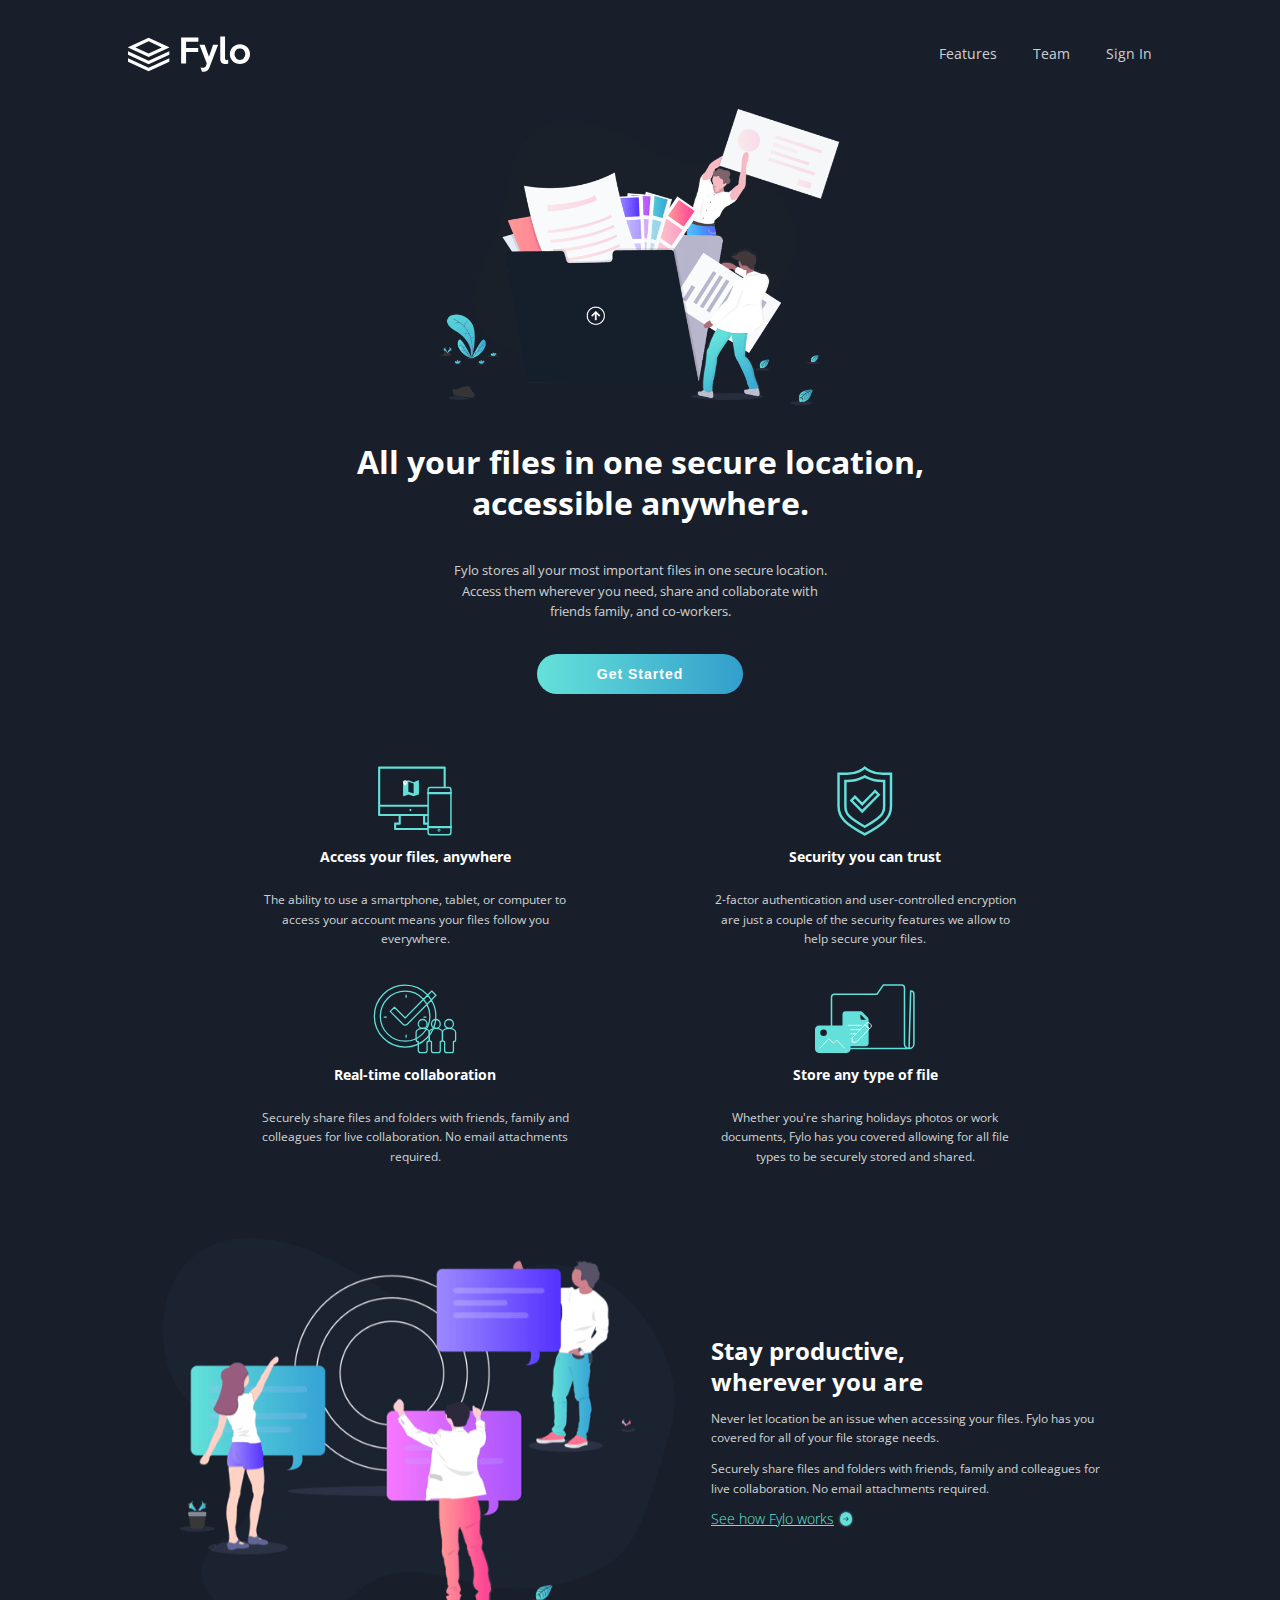
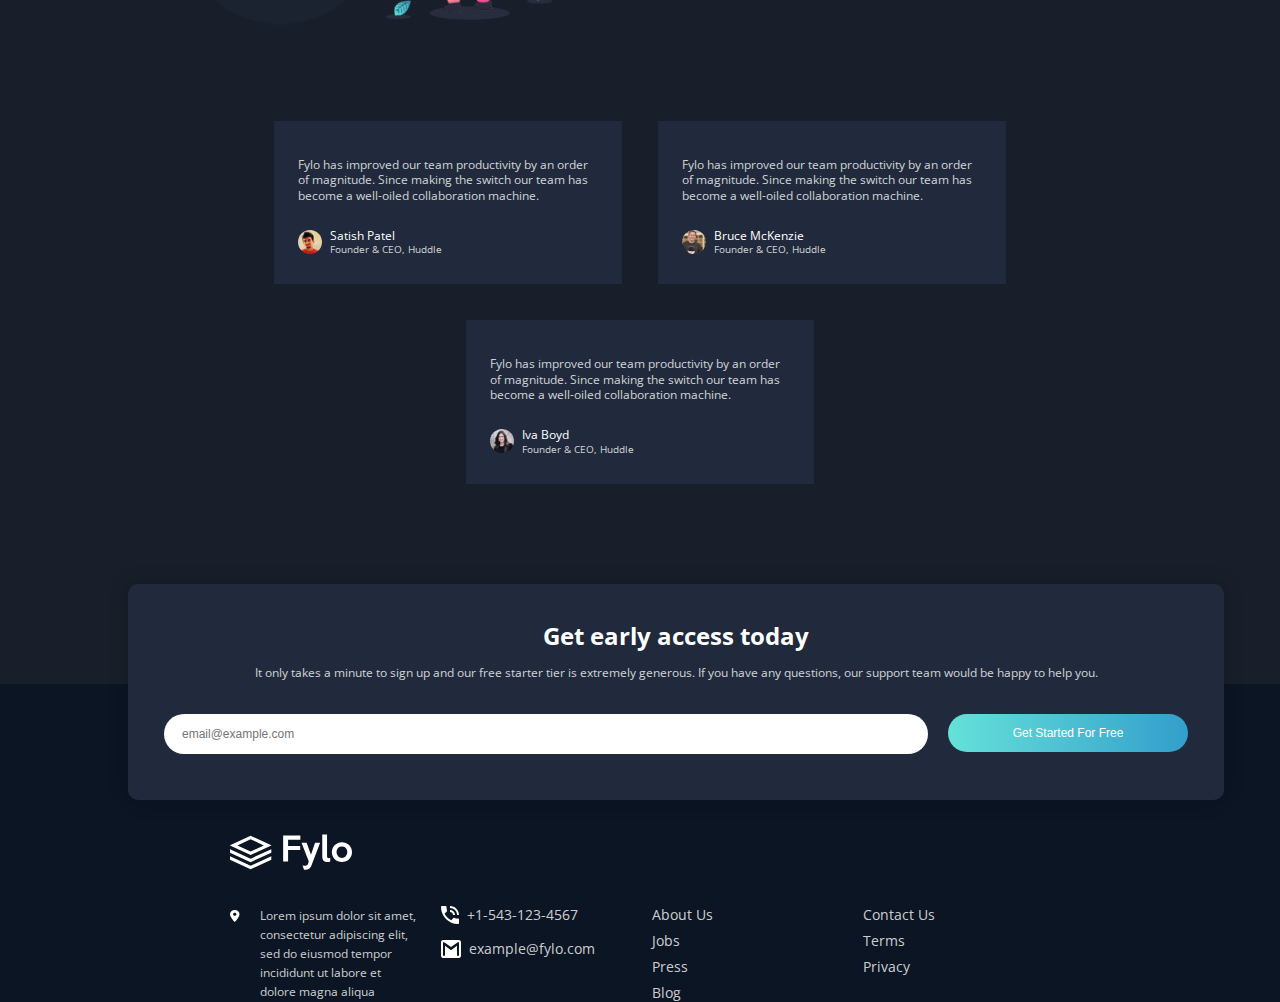
<file: 01-fylo-dark-theme-landing-page/index.html>
<!DOCTYPE html>
<html lang="en">
  <head>
    <meta charset="UTF-8" />
    <meta name="viewport" content="width=device-width, initial-scale=1.0" />
    <!-- displays site properly based on user's device -->

    <link
      rel="icon"
      type="image/png"
      sizes="32x32"
      href="./images/favicon-32x32.png"
    />
    <link rel="stylesheet" href="reset.css" />
    <link rel="preconnect" href="https://fonts.googleapis.com" />
    <link rel="preconnect" href="https://fonts.gstatic.com" crossorigin />
    <link
      href="https://fonts.googleapis.com/css2?family=Open+Sans:wght@400;700&family=Raleway:wght@400;700&display=swap"
      rel="stylesheet"
    />
    <link rel="stylesheet" href="style.css" />
    <title>
      Frontend Mentor | Fylo landing page with dark theme and features grid
    </title>
  </head>
  <body>
    <div class="container-1">
      <div class="container">
        <header>
          <div class="logo-wrapper">
            <img src="./images/logo.svg" alt="Fylo logo" />
          </div>
          <nav>
            <ul>
              <li><a href="#">Features</a></li>
              <li><a href="#">Team</a></li>
              <li><a href="#">Sign In</a></li>
            </ul>
          </nav>
        </header>
        <section id="hero">
          <div class="hero-img">
            <img src="./images/illustration-intro.png" alt="Hero Illustration" />
          </div>
          <h1>All your files in one secure location, accessible anywhere.</h1>
          <p>
            Fylo stores all your most important files in one secure location.
            Access them wherever you need, share and collaborate with friends
            family, and co-workers.
          </p>
          <button class="button">Get Started</button>
        </section>
  
        <section id="features">
          <div class="feature">
            <img src="./images/icon-access-anywhere.svg" alt="Access Anywhere" />
            <h3>Access your files, anywhere</h3>
            <p>
              The ability to use a smartphone, tablet, or computer to access your
              account means your files follow you everywhere.
            </p>
          </div>
          <div class="feature">
            <img src="./images/icon-security.svg" alt="Security" />
            <h3>Security you can trust</h3>
            <p>
              2-factor authentication and user-controlled encryption are just a
              couple of the security features we allow to help secure your files.
            </p>
          </div>
          <div class="feature">
            <img src="./images/icon-collaboration.svg" alt="Collaboration" />
            <h3>Real-time collaboration</h3>
            <p>
              Securely share files and folders with friends, family and colleagues
              for live collaboration. No email attachments required.
            </p>
          </div>
          <div class="feature">
            <img src="./images/icon-any-file.svg" alt="Any File" />
            <h3>Store any type of file</h3>
            <p>
              Whether you're sharing holidays photos or work documents, Fylo has
              you covered allowing for all file types to be securely stored and
              shared.
            </p>
          </div>
        </section>
  
        <section id="stay-productive">
          <div class="image-wrapper">
            <img
              src="./images/illustration-stay-productive.png"
              alt="Stay Productive"
            />
          </div>
  
          <div class="productive-text">
            <h2>Stay productive, wherever you are</h2>
            <p>
              Never let location be an issue when accessing your files. Fylo has
              you covered for all of your file storage needs.
            </p>
            <p>
              Securely share files and folders with friends, family and colleagues
              for live collaboration. No email attachments required.
            </p>
            <a href="#">
              See how Fylo works
              <img src="./images/icon-arrow.svg" aria-hidden="true" />
            </a>
          </div>
        </section>
  
        <section id="quotes">
          <div class="quote-card">
            <div class="quote">
              Fylo has improved our team productivity by an order of magnitude.
              Since making the switch our team has become a well-oiled
              collaboration machine.
            </div>
            <div class="author">
              <div class="auothor-img">
                <img src="./images/profile-1.jpg" alt="Satish Patel" />
              </div>
              <div class="author-info">
                <h4>Satish Patel</h4>
                <p>Founder & CEO, Huddle</p>
              </div>
            </div>
          </div>
          <div class="quote-card">
            <div class="quote">
              Fylo has improved our team productivity by an order of magnitude.
              Since making the switch our team has become a well-oiled
              collaboration machine.
            </div>
            <div class="author">
              <div class="auothor-img">
                <img src="./images/profile-2.jpg" alt="Bruce McKenzie" />
              </div>
              <div class="author-info">
                <h4>Bruce McKenzie</h4>
                <p>Founder & CEO, Huddle</p>
              </div>
            </div>
          </div>
          <div class="quote-card">
            <div class="quote">
              Fylo has improved our team productivity by an order of magnitude.
              Since making the switch our team has become a well-oiled
              collaboration machine.
            </div>
            <div class="author">
              <div class="auothor-img">
                <img src="./images/profile-3.jpg" alt="Iva Boyd" />
              </div>
              <div class="author-info">
                <h4>Iva Boyd</h4>
                <p>Founder & CEO, Huddle</p>
              </div>
            </div>
          </div>
        </section>
  
        <section id="call-to-action">
          <h2>Get early access today</h2>
          <p>
            It only takes a minute to sign up and our free starter tier is
            extremely generous. If you have any questions, our support team would
            be happy to help you.
          </p>
          <form>
            <div class="input-wrapper">
              <input type="text" placeholder="email@example.com" />
            </div>
            <div class="button-wrapper">
              <button class="button">Get Started For Free</button>
            </div>
          </form>
        </section>
      </div>
    </div>
    <div class="container-2">
      <div class="container">
        <footer>
          <div class="logo-wrapper">
            <img src="./images/logo.svg" alt="Fylo Logo" />
          </div>
          <div class="footer-bottom">
            <div class="footer-address">
              <div class="image-wrapper">
                <img src="images/icon-location.svg" alt="" />
              </div>
              <p>
                Lorem ipsum dolor sit amet, consectetur adipiscing elit, sed do
                eiusmod tempor incididunt ut labore et dolore magna aliqua
              </p>
            </div>
            <div class="contact">
              <div class="contact-info">
                <img src="images/icon-phone.svg" alt="" />
                <p>+1-543-123-4567</p>
              </div>
              <div class="contact-info">
                <img src="images/icon-email.svg" alt="" />
                <p>example@fylo.com</p>
              </div>
            </div>
            <div class="footer-link">
              <ul>
                <li><a href="#"> About Us </a></li>
                <li><a href="#"> Jobs </a></li>
                <li><a href="#"> Press </a></li>
                <li><a href="#"> Blog </a></li>
              </ul>
            </div>
            <div class="footer-link">
              <ul>
                <li><a href="#"> Contact Us </a></li>
                <li><a href="#"> Terms </a></li>
                <li><a href="#"> Privacy </a></li>
              </ul>
            </div>
          </div>
        </footer>
      </div>
    </div>
  </body>
</html>
</file>
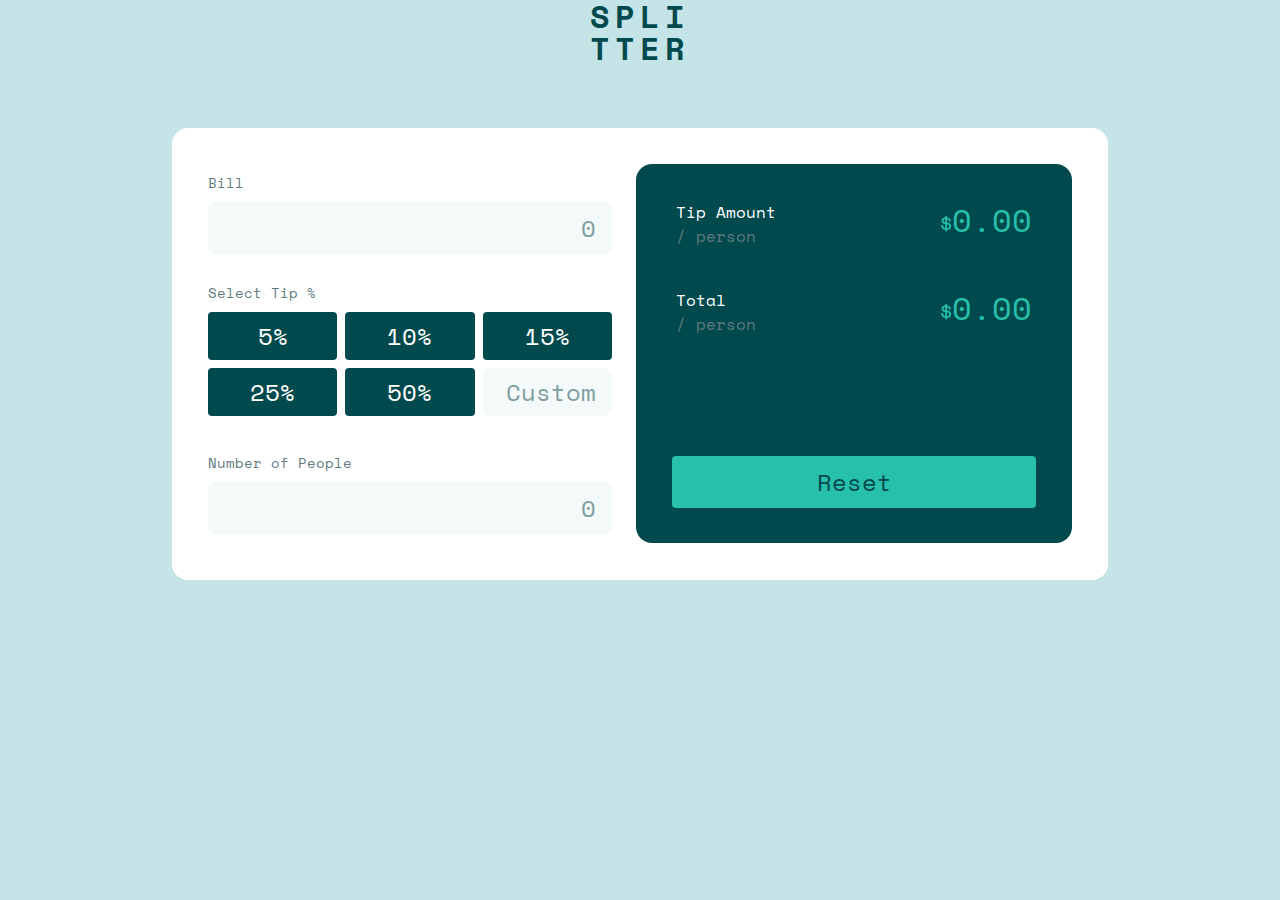
<file: 02-tip-calculator/index.html>
<!DOCTYPE html>
<html lang="en">
  <head>
    <meta charset="UTF-8" />
    <meta name="viewport" content="width=device-width, initial-scale=1.0" />
    <!-- displays site properly based on user's device -->
    <link
      rel="icon"
      type="image/png"
      sizes="32x32"
      href="./images/favicon-32x32.png"
    />
    <title>Frontend Mentor | Tip calculator app</title>
    <link rel="stylesheet" href="reset.css" />
    <link rel="preconnect" href="https://fonts.googleapis.com" />
    <link rel="preconnect" href="https://fonts.gstatic.com" crossorigin />
    <link
      href="https://fonts.googleapis.com/css2?family=Space+Mono:wght@700&display=swap"
      rel="stylesheet"
    />
    <link rel="stylesheet" href="style.css" />
  </head>
  <body>
    <div class="container">
      <header>
        <span>SPLI</span>
        <span>TTER</span>
      </header>

      <main class="mainContent">
        <section class="leftContent">
          <div class="bill">
            <label for="bill">Bill</label>
            <input type="number" id="bill" name="bill" placeholder="0" />
          </div>
          <div class="label">Select Tip %</div>
          <div class="tipSelect">
            <button class="tip" data-value="5">5%</button>
            <button class="tip" data-value="10">10%</button>
            <button class="tip" data-value="15">15%</button>
            <button class="tip" data-value="25">25%</button>
            <button class="tip" data-value="50">50%</button>
            <input
              type="num"
              id="customTip"
              class="customTip"
              placeholder="Custom"
            />
          </div>
          <div class="peopleNumber">
            <label for="people">Number of People</label>
            <input
              type="number"
              id="people"
              name="people"
              placeholder="0"
              min="1"
              max="50"
            />
          </div>
        </section>
        <section class="rightContent">
          <!-- Tip Amount -->
          <div class="tipAmount">
            <div class="left">
              <p>Tip Amount</p>
              <p class="person">/ person</p>
            </div>
            <div class="right">
              <p >
                <svg xmlns="http://www.w3.org/2000/svg" width="11" height="17"><path fill="hsl(172, 67%, 45%)" d="M6.016 16.328v-1.464c1.232-.08 2.22-.444 2.964-1.092.744-.648 1.116-1.508 1.116-2.58v-.144c0-.992-.348-1.772-1.044-2.34-.696-.568-1.708-.932-3.036-1.092V4.184c.56.144 1.012.4 1.356.768.344.368.516.816.516 1.344v.288h1.824v-.432c0-.448-.088-.876-.264-1.284a3.783 3.783 0 00-.744-1.116A4.251 4.251 0 007.54 2.9a5.324 5.324 0 00-1.524-.492V.872H4.288V2.36a5.532 5.532 0 00-1.416.324c-.448.168-.84.392-1.176.672-.336.28-.604.616-.804 1.008-.2.392-.3.844-.3 1.356v.144c0 .96.316 1.708.948 2.244.632.536 1.548.884 2.748 1.044v3.912c-.704-.16-1.248-.472-1.632-.936-.384-.464-.576-1.08-.576-1.848v-.288H.256v.576c0 .464.08.924.24 1.38.16.456.404.88.732 1.272.328.392.744.728 1.248 1.008s1.108.476 1.812.588v1.512h1.728zM4.288 7.424c-.688-.128-1.164-.332-1.428-.612-.264-.28-.396-.644-.396-1.092 0-.464.176-.832.528-1.104.352-.272.784-.448 1.296-.528v3.336zm1.728 5.712V9.344c.768.128 1.328.328 1.68.6.352.272.528.688.528 1.248 0 .544-.196.984-.588 1.32-.392.336-.932.544-1.62.624z"/></svg><span id="tipAmount">0.00</span>
              </p>
            </div>
          </div>
          <!-- Total Tip -->
          <div class="total">
            <div class="left">
              <p>Total</p>
              <p class="person">/ person</p>
            </div>
            <div class="right">
              <p >
                <svg xmlns="http://www.w3.org/2000/svg" width="11" height="17"><path fill="hsl(172, 67%, 45%)" d="M6.016 16.328v-1.464c1.232-.08 2.22-.444 2.964-1.092.744-.648 1.116-1.508 1.116-2.58v-.144c0-.992-.348-1.772-1.044-2.34-.696-.568-1.708-.932-3.036-1.092V4.184c.56.144 1.012.4 1.356.768.344.368.516.816.516 1.344v.288h1.824v-.432c0-.448-.088-.876-.264-1.284a3.783 3.783 0 00-.744-1.116A4.251 4.251 0 007.54 2.9a5.324 5.324 0 00-1.524-.492V.872H4.288V2.36a5.532 5.532 0 00-1.416.324c-.448.168-.84.392-1.176.672-.336.28-.604.616-.804 1.008-.2.392-.3.844-.3 1.356v.144c0 .96.316 1.708.948 2.244.632.536 1.548.884 2.748 1.044v3.912c-.704-.16-1.248-.472-1.632-.936-.384-.464-.576-1.08-.576-1.848v-.288H.256v.576c0 .464.08.924.24 1.38.16.456.404.88.732 1.272.328.392.744.728 1.248 1.008s1.108.476 1.812.588v1.512h1.728zM4.288 7.424c-.688-.128-1.164-.332-1.428-.612-.264-.28-.396-.644-.396-1.092 0-.464.176-.832.528-1.104.352-.272.784-.448 1.296-.528v3.336zm1.728 5.712V9.344c.768.128 1.328.328 1.68.6.352.272.528.688.528 1.248 0 .544-.196.984-.588 1.32-.392.336-.932.544-1.62.624z"/></svg><span id="totalTip">0.00</span>
              </p>
            </div>
          </div>
          <button id="reset">Reset</button>
        </section>
      </main>
    </div>
    <script src="app.js"></script>
  </body>
</html>
</file>
<file: 01-fylo-dark-theme-landing-page/style.css>
:root {
  --darkBlue: hsl(217, 28%, 15%);
  --darkBlue2: hsl(218, 28%, 13%);
  --darkBlue3: hsl(216, 53%, 9%);
  --darkBlue4: hsl(219, 30%, 18%);
  --cyan: hsl(176, 68%, 64%);
  --blue: hsl(198, 60%, 50%);
  --lightRed: hsl(0, 100%, 63%);
  --white: hsl(0, 0%, 100%);
  --grey: hsla(0, 0%, 100%, 0.8);
}

body {
  font-size: 14px;
  font-family: "Open Sans", sans-serif;
  color: var(--white);
  line-height: 1.3;
  background-color: var(--darkBlue2);
}

/* Button */
.button {
  background-image: linear-gradient(to right, var(--cyan), var(--blue));
  color: var(--white);
  padding: 12px 60px;
  border-radius: 999px;
  font-size: 14px;
  font-weight: 700;
  letter-spacing: 1px;
}

/* Container */
.container {
  width: 80%;
  margin: 0 auto;
}

.container-1 {
  background-color: var(--darkBlue2);
}

.container-2 {
  background-color: var(--darkBlue3);
  
}

/* Header */

header {
  display: flex;
  justify-content: space-between;
  align-items: center;
  padding-top: 36px;
}

/* Logo */

.logo-wrapper img {
  height: 36px;
}

/* Navigation */
nav > ul {
  display: flex;
  gap: 36px;
  color: var(--grey);
}

/* Hero Section */

section#hero {
  margin-top: 36px;
  display: flex;
  flex-direction: column;
  align-items: center;
}

.hero-img img {
  width: 400px;
}

#hero h1 {
  text-align: center;
  font-size: 32px;
  font-weight: 700;
  margin: 36px 0;
  width: 36ch;
}

#hero p {
  text-align: center;
  font-size: 13px;
  font-weight: 400;
  width: 56ch;
  margin: 0 0 32px;
  color: var(--grey);
  line-height: 1.6;
}

/* Feature */

#features {
  display: flex;
  flex-wrap: wrap;
  justify-content: center;
  margin: 36px auto;
  max-width: 900px;
}

.feature {
  margin-top: 36px;
  display: flex;
  flex-direction: column;
  align-items: center;
  gap: 12px;
  flex-basis: 50%;
}

.feature img {
  height: 70px;
}

.feature h3 {
  font-size: 14px;
  font-weight: 700;
}

.feature p {
  font-size: 12px;
  font-weight: 400;
  text-align: center;
  width: 44ch;
  margin: 12px 0 0;
  color: var(--grey);
  line-height: 1.6;
}

/* Stay Productive */

#stay-productive {
  display: flex;
  align-items: center;
  justify-content: center;
  gap: 36px;
  margin-top: 72px;
  flex-wrap: wrap;
}

#stay-productive .image-wrapper {
  max-width: 50%;
}

.productive-text {
  max-width: 50%;
}

.productive-text h2 {
  font-size: 24px;
  font-weight: 700;
  width: 16ch;
  line-height: 1.3;
  margin-bottom: 12px;
}

.productive-text p {
  margin-bottom: 12px;
  font-size: 12px;
  font-weight: 400;
  width: 58ch;
  color: var(--grey);
  line-height: 1.6;
}

.productive-text a {
  text-decoration: underline;
  color: var(--cyan);
  font-weight: 200;
  display: flex;
  gap: 4px;
}

/* Quotes */

#quotes {
  display: flex;
  justify-content: center;
  gap: 36px;
  flex-wrap: wrap;
  width: 90%;
  margin: 96px auto 0;
  padding-bottom: 100px;
}

.quote-card {
  display: flex;
  flex-direction: column;
  gap: 24px;
  width: 300px;
  padding: 36px 24px 28px;
  background-color: var(--darkBlue4);
}

.quote {
  font-size: 12px;
  color: var(--grey);
}

.author {
  display: flex;
  gap: 8px;
  align-items: center;
}
.author h4 {
  font-size: 12px;
  font-weight: 400;
  color: var(--white);
}

.author p {
  font-size: 10px;
  font-weight: 400;
  color: var(--grey);
}

.auothor-img img {
  width: 24px;
  border-radius: 999px;
}

/* Call to action */

#call-to-action {
  position: absolute;
  text-align: center;
  background-color: var(--darkBlue4);
  padding: 36px 36px 12px;
  margin: 0px auto;
  width: 80%;
  box-shadow: 0px 0px 20px 0px rgba(0, 0, 0, 0.2);
 
  border-radius: 10px;

}
#call-to-action form {
  display: flex;
  gap: 24px;
  align-items: center;
  justify-content: center;
  margin-bottom: 36px;
}

#call-to-action .input-wrapper {
  flex: 1;
  height: 38px;
}

#call-to-action .input-wrapper input {
  width: 100%;
  height: 100%;
  border-radius: 999px;
  border: none;
  font-size: 12px;
  font-weight: 400;
  letter-spacing: normal;
  text-indent: 16px;
}

.button-wrapper button {
  width: 240px;
  font-weight: 400;
  font-size: 12px;
  letter-spacing: normal;
}

#call-to-action h2 {
  font-size: 24px;
  font-weight: 700;
  margin-bottom: 12px;
}

#call-to-action p {
  font-size: 12px;
  font-weight: 400;
  margin: 12px auto 32px;
  color: var(--grey);
  line-height: 1.6;
}

/* Footer */

footer {
  width: 80%;
  margin: 100px auto 0;
  color: var(--grey);
  padding-top: 150px;
}

.footer-bottom {
  display: flex;
  margin-top: 36px;
  gap: 24px;
  flex-wrap: wrap;
}

.footer-address {
  display: flex;
  justify-content: center;
}

.footer-address .image-wrapper {
  width: 40px;
  margin: 4px 20px 0px 0px;
}

.footer-address p {
  font-size: 12px;
  font-weight: 400;
  color: var(--grey);
  line-height: 1.6;
}

.footer-bottom > div {
 flex: 1;
}

.footer-bottom .contact {
  display: flex;
  flex-direction: column;
}

.contact-info {
  display: flex;
  gap: 8px  ;
  margin-bottom: 16px;
}

.footer-link>ul {
  display: flex;
  flex-direction: column;
  gap: 8px;
  
}
</file>
<file: 02-tip-calculator/style.css>
:root {
  --strong-cyan: hsl(172, 67%, 45%);
  --very-dark-cyan: hsl(183, 100%, 15%);
  --dark-grayish-cyan: hsl(186, 14%, 43%);
  --grayish-cyan: hsl(184, 14%, 56%);
  --light-grayish-cyan: hsl(185, 41%, 84%);
  --very-light-grayish-cyan: hsl(189, 41%, 97%);
  --white: hsl(0, 0%, 100%);
}

* {
  font-size: 24px;
  font-family: "Space Mono", monospace;
}

body {
  background-color: var(--light-grayish-cyan);
}

.container {
  width: 936px;
  
  margin: 0 auto;
  display: flex;
  flex-direction: column;
  justify-content: center;
  gap: 64px;
}
/* Header */
header {
  display: flex;
  flex-direction: column;
  text-align: center;
}
header span {
  font-size: 2rem;
  font-weight: 700;
  color: var(--very-dark-cyan);
  font-family: "Space Mono", monospace;
  letter-spacing:0.3rem;
}

/* Main Content */

.mainContent {
  background-color: var(--white);
  padding: 36px;
  border-radius: 16px;
  display: flex;
  gap: 24px;
}

/* Left Content */

.leftContent {
  width: 50%;
  height: 380px;
}

/* Bill and People Number */
.bill {
  display: flex;
  flex-direction: column;
  margin-bottom: 32px;
}

label,
.label {
  color: var(--dark-grayish-cyan);
  font-size: 14px;
  margin: 12px 0;
}

.peopleNumber {
  display: flex;
  flex-direction: column;
  margin-top: 28px;
}

input {
  text-align: right;
  background-color: var(--very-light-grayish-cyan);
  border: 0;
  padding: 8px 16px 8px 8px;
  border-radius: 8px;
  color: var(--very-dark-cyan);

}

/* Hiding input arrow */
input::-webkit-outer-spin-button,
input::-webkit-inner-spin-button {
  -webkit-appearance: none;
  margin: 0;
}

input::placeholder {
  text-align: right;
  color: var(--grayish-cyan);
}

input:hover, input:focus-visible{
  outline:solid var(--strong-cyan) 2px;
}

.tipSelect {
  display: flex;
  flex-wrap: wrap;
  gap: 8px;
}
.tip {
  height: 3rem;
  flex-basis: 32%;
  background-color: var(--very-dark-cyan);
  color: var(--white);
  display: flex;
  justify-content: center;
  align-items: center;
  border-radius: 4px;
  border: 0;
}

.tip:hover {
  background-color: var(--light-grayish-cyan);
  color: var(--very-dark-cyan);
  cursor: pointer;
}

.activate {
  background-color: var(--strong-cyan);
  color: var(--very-dark-cyan);
}


.customTip {
  padding: 0;
  flex-basis: 28%;
  width: 10px;
  height: 3rem;
  background-color: var(--very-light-grayish-cyan);
  color: var(--dark-grayish-cyan);
  padding: 0px 16px 0px 0px;
}

.customTip:hover{
  cursor: pointer;
}



/* Right Content */

.rightContent {
  width: 50%;
  background-color: var(--very-dark-cyan);
  padding: 16px;
  border-radius: 16px;
  height: 347px;
  display: flex;
  flex-direction: column;
  
}

.tipAmount, .total {
  display: flex;
  justify-content: space-between;
  padding: 24px;
}

.tipAmount .left, .total .left{
  color: var(--white);
  font-size: 16px;
}

.person {
  color: var(--dark-grayish-cyan);
  margin-top: 8px;
}

.tipAmount .right, .total .right {
  color: var(--strong-cyan);
  font-size: 32px;
}

.rightContent button {
  background-color: var(--strong-cyan);
  color: var(--very-dark-cyan);
  border: 0;
  border-radius: 4px;
  padding: 8px;
  margin-top: 100px;
  width: 90%;
  align-self: center;
}

.rightContent button:hover {
  background-color: var(--light-grayish-cyan);
  color: var(--very-dark-cyan);
  cursor: pointer;
}


@media screen and (max-width: 1024px) {
  .container {
    width: 100%;
  }
  .mainContent {
    flex-direction: column;
    gap: 24px;
    align-items: center;
  }

  .rightContent, .leftContent {
    width: 100%;
  }

  .leftContent {
    height: 100%;
  }
 
}

@media screen and (max-width: 475px) {

  .tip{
    flex-basis: 45%;
  }

  .customTip {
    flex-basis: 40%;
  }
}
</file>
